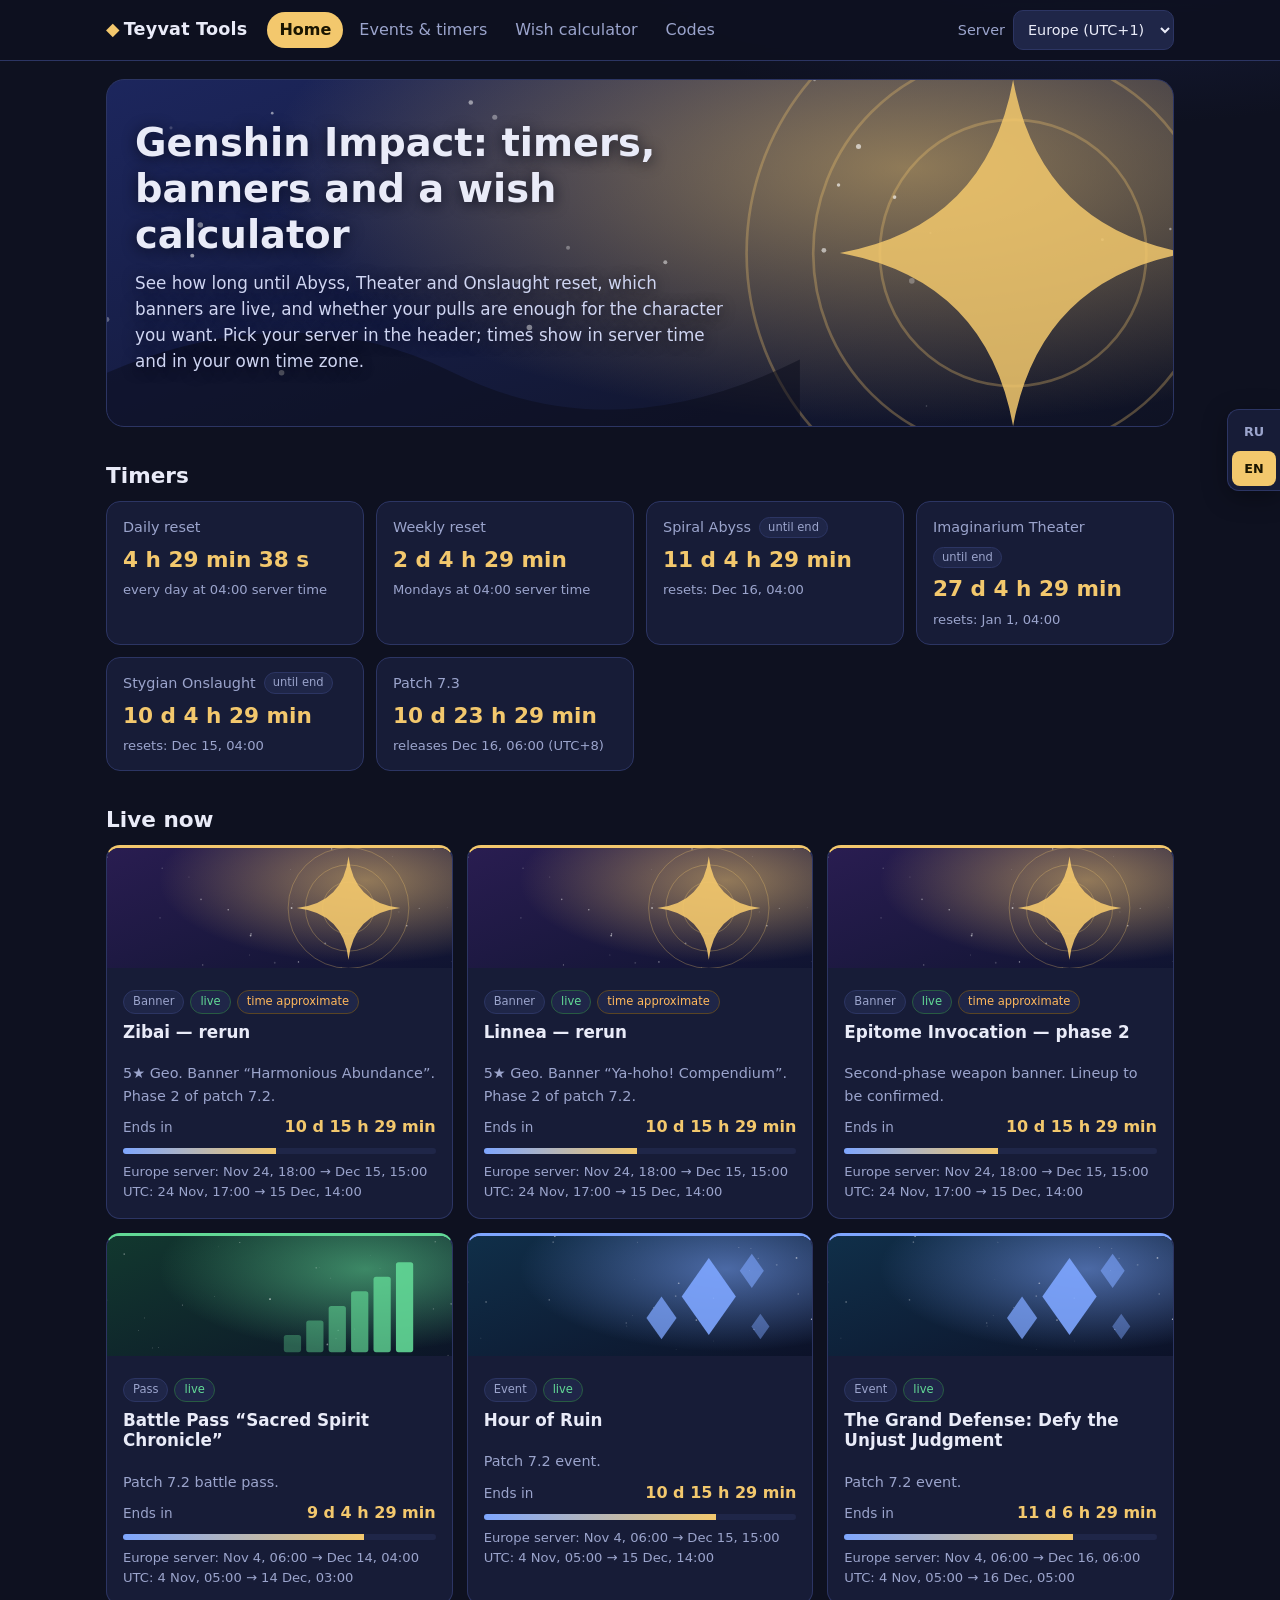
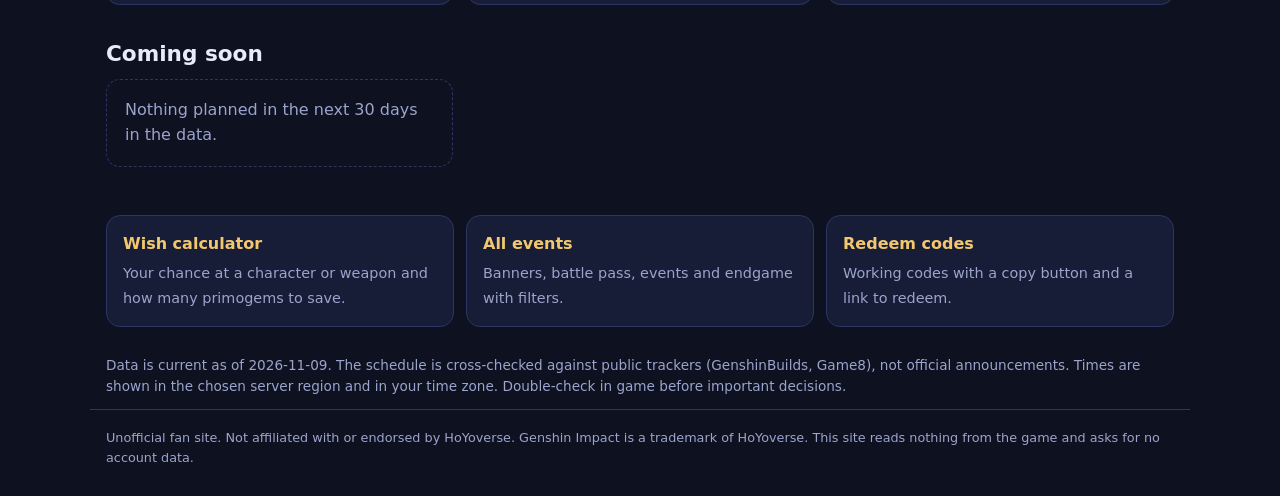
<file: index.html>
<!doctype html>
<html lang="ru">
<head>
<meta charset="utf-8">
<meta name="viewport" content="width=device-width, initial-scale=1">
<title>Teyvat Tools — таймеры Genshin Impact, калькулятор круток, промокоды</title>
<meta name="description" content="Genshin Impact: таймеры Бездны, Театра и Натиска, баннеры, калькулятор круток и промокоды. Timers, banners, wish calculator and codes.">
<link rel="canonical" href="https://kiseyshu.github.io/teyvat-tools/">
<meta property="og:type" content="website">
<meta property="og:title" content="Teyvat Tools — таймеры Genshin Impact, калькулятор круток, промокоды">
<meta property="og:url" content="https://kiseyshu.github.io/teyvat-tools/">
<meta property="og:image" content="https://kiseyshu.github.io/teyvat-tools/images/hero.svg">
<link rel="stylesheet" href="style.css">
</head>
<body data-page="index.html" data-title="title.home">
<a class="skip" href="#main" data-i18n="skip">К содержимому</a>
<header class="site" id="site-header"></header>

<main id="main" class="container">
  <section class="hero art">
    <div class="hero-text">
      <h1 data-i18n="home.h1"></h1>
      <p data-i18n="home.lead"></p>
    </div>
  </section>

  <section aria-labelledby="timers-h">
    <h2 id="timers-h" data-i18n="home.timers"></h2>
    <div class="tiles" id="tiles"></div>
  </section>

  <section aria-labelledby="now-h">
    <h2 id="now-h" data-i18n="home.now"></h2>
    <div class="cards" id="now"></div>
  </section>

  <section aria-labelledby="soon-h">
    <h2 id="soon-h" data-i18n="home.soon"></h2>
    <div class="cards" id="soon"></div>
  </section>

  <section class="cta-row">
    <a class="cta" href="calculator.html"><b data-i18n="cta.calc.t"></b><span data-i18n="cta.calc.d"></span></a>
    <a class="cta" href="events.html"><b data-i18n="cta.events.t"></b><span data-i18n="cta.events.d"></span></a>
    <a class="cta" href="codes.html"><b data-i18n="cta.codes.t"></b><span data-i18n="cta.codes.d"></span></a>
  </section>

  <p class="note" id="data-note"></p>
</main>

<footer class="site-footer container" data-i18n="footer"></footer>

<script src="schedule.js"></script>
<script src="i18n.js"></script>
<script src="events-data.js"></script>
<script src="app.js"></script>
</body>
</html>
</file>
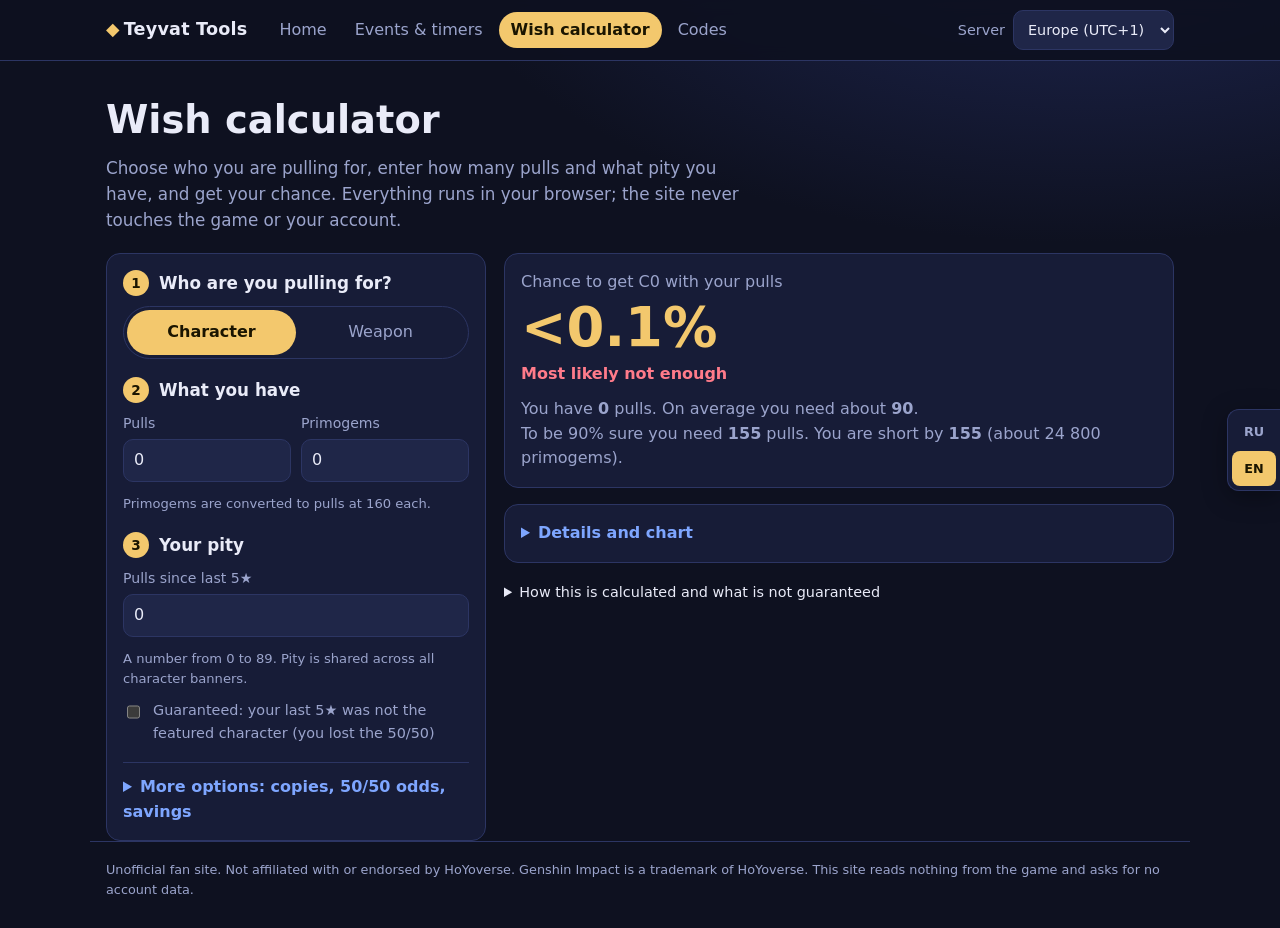
<file: calculator.html>
<!doctype html>
<html lang="ru">
<head>
<meta charset="utf-8">
<meta name="viewport" content="width=device-width, initial-scale=1">
<title>Калькулятор круток Genshin Impact — шанс получить персонажа и оружие</title>
<meta name="description" content="Калькулятор круток Genshin Impact: шанс получить персонажа или оружие. Genshin Impact wish calculator.">
<link rel="canonical" href="https://kiseyshu.github.io/teyvat-tools/calculator.html">
<meta property="og:type" content="website">
<meta property="og:title" content="Калькулятор круток Genshin Impact — шанс получить персонажа и оружие">
<meta property="og:url" content="https://kiseyshu.github.io/teyvat-tools/calculator.html">
<meta property="og:image" content="https://kiseyshu.github.io/teyvat-tools/images/hero.svg">
<link rel="stylesheet" href="style.css">
</head>
<body data-page="calculator.html" data-title="title.calc">
<a class="skip" href="#main" data-i18n="skip">К содержимому</a>
<header class="site" id="site-header"></header>

<main id="main" class="container">
  <section class="hero">
    <h1 data-i18n="calc.h1"></h1>
    <p data-i18n="calc.lead"></p>
  </section>

  <div class="layout">
    <form class="panel steps-form" id="form" onsubmit="return false" autocomplete="off">
      <div class="step">
        <h3><span class="n">1</span><span data-i18n="calc.step1"></span></h3>
        <div class="seg big" id="type-seg" role="group">
          <button type="button" data-v="character" aria-pressed="true" data-i18n="calc.char"></button>
          <button type="button" data-v="weapon" aria-pressed="false" data-i18n="calc.weapon"></button>
        </div>
      </div>

      <div class="step">
        <h3><span class="n">2</span><span data-i18n="calc.step2"></span></h3>
        <div class="two">
          <div class="field"><label for="fates" data-i18n="calc.fates"></label>
            <input type="number" id="fates" min="0" value="0" inputmode="numeric"></div>
          <div class="field"><label for="primos" data-i18n="calc.primos"></label>
            <input type="number" id="primos" min="0" value="0" inputmode="numeric"></div>
        </div>
        <p class="muted hint" data-i18n="calc.have.hint"></p>
      </div>

      <div class="step">
        <h3><span class="n">3</span><span data-i18n="calc.step3"></span></h3>
        <div class="field"><label for="pity" data-i18n="calc.pity"></label>
          <input type="number" id="pity" min="0" max="89" value="0" inputmode="numeric"></div>
        <p class="muted hint" id="pity-hint"></p>
        <div class="check"><input type="checkbox" id="guar"><label for="guar" id="guar-label"></label></div>
      </div>

      <details class="adv">
        <summary data-i18n="calc.adv"></summary>
        <div class="two">
          <div class="field"><label for="copies" id="copies-label"></label>
            <input type="number" id="copies" min="1" max="7" value="1" inputmode="numeric"></div>
          <div class="field" id="win-row"><label for="win" data-i18n="calc.win"></label>
            <select id="win">
              <option value="55" selected data-i18n="calc.win55"></option>
              <option value="50" data-i18n="calc.win50"></option>
            </select></div>
        </div>
        <p class="muted hint" id="copies-hint"></p>
        <h4 data-i18n="calc.save.h"></h4>
        <div class="field"><label for="banner" data-i18n="calc.banner"></label><select id="banner"></select></div>
        <div class="two">
          <div class="field"><label for="days" data-i18n="calc.days"></label>
            <input type="number" id="days" min="0" value="0" inputmode="numeric"></div>
          <div class="field"><label for="income" data-i18n="calc.income"></label>
            <input type="number" id="income" min="0" value="60" inputmode="numeric"></div>
        </div>
        <div class="check"><input type="checkbox" id="welkin"><label for="welkin" data-i18n="calc.welkin"></label></div>
        <div class="field"><label for="oneoff" data-i18n="calc.oneoff"></label>
          <input type="number" id="oneoff" min="0" value="0" inputmode="numeric"></div>
        <p class="muted hint" data-i18n="calc.income.hint"></p>
      </details>
    </form>

    <div class="result-col">
      <section class="panel result-panel" aria-live="polite"><div id="result"></div></section>
      <details class="panel more">
        <summary data-i18n="res.more"></summary>
        <div id="more-table"></div>
        <h3 style="margin-top:16px" data-i18n="res.chart.h"></h3>
        <canvas id="chart" role="img" data-i18n-attr="aria-label:res.chart.alt"></canvas>
        <p class="muted hint" data-i18n="res.chart.hint"></p>
      </details>
      <details class="method">
        <summary data-i18n="m.title"></summary>
        <ul>
          <li data-i18n="m.1"></li><li data-i18n="m.2"></li><li data-i18n="m.3"></li>
          <li data-i18n="m.4"></li><li data-i18n="m.5"></li><li data-i18n="m.6"></li>
        </ul>
      </details>
    </div>
  </div>
</main>

<footer class="site-footer container" data-i18n="footer"></footer>

<script src="schedule.js"></script>
<script src="i18n.js"></script>
<script src="events-data.js"></script>
<script src="gacha-core.js"></script>
<script src="app.js"></script>
<script src="calc.js"></script>
</body>
</html>
</file>
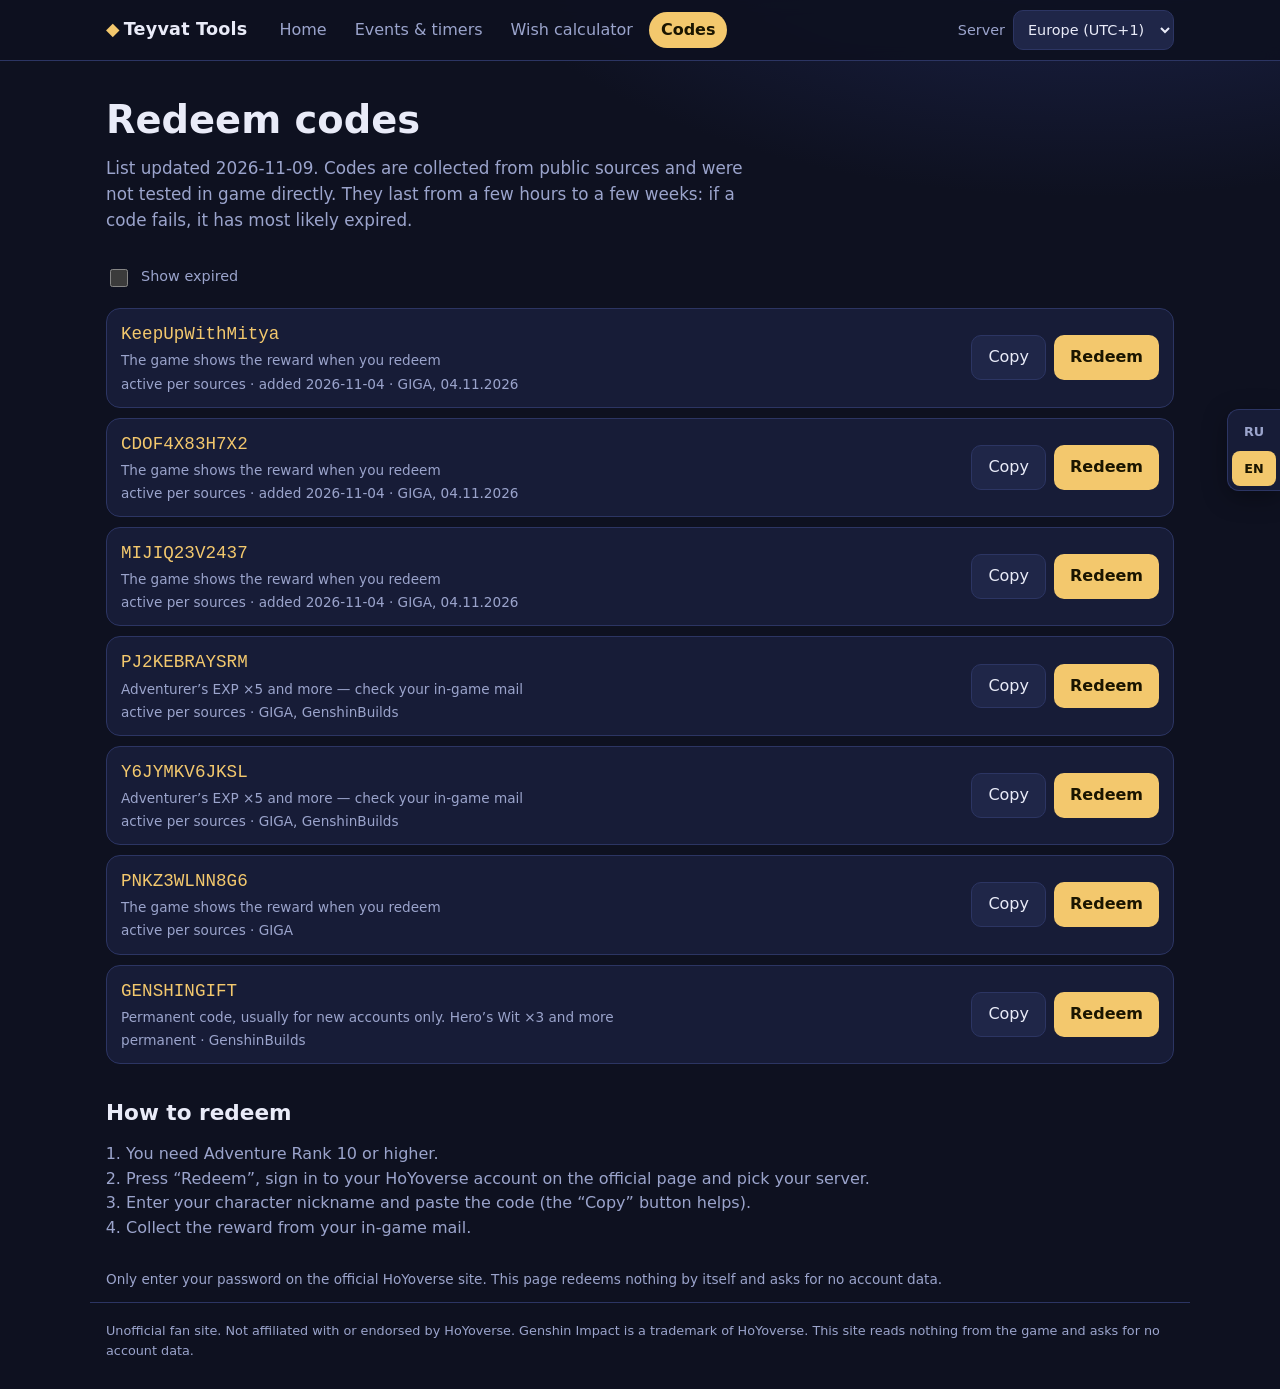
<file: codes.html>
<!doctype html>
<html lang="ru">
<head>
<meta charset="utf-8">
<meta name="viewport" content="width=device-width, initial-scale=1">
<title>Промокоды Genshin Impact — рабочие коды и активация</title>
<meta name="description" content="Промокоды Genshin Impact с копированием и ссылкой на активацию. Genshin Impact redeem codes.">
<link rel="canonical" href="https://kiseyshu.github.io/teyvat-tools/codes.html">
<meta property="og:type" content="website">
<meta property="og:title" content="Промокоды Genshin Impact — рабочие коды и активация">
<meta property="og:url" content="https://kiseyshu.github.io/teyvat-tools/codes.html">
<meta property="og:image" content="https://kiseyshu.github.io/teyvat-tools/images/hero.svg">
<link rel="stylesheet" href="style.css">
</head>
<body data-page="codes.html" data-title="title.codes">
<a class="skip" href="#main" data-i18n="skip">К содержимому</a>
<header class="site" id="site-header"></header>

<main id="main" class="container">
  <section class="hero">
    <h1 data-i18n="codes.h1"></h1>
    <p id="codes-lead"></p>
  </section>

  <div class="toolbar">
    <label class="check" style="margin:0">
      <input type="checkbox" id="show-expired">
      <span data-i18n="codes.show"></span>
    </label>
  </div>

  <div class="codes" id="codes-list"></div>

  <h2 data-i18n="codes.how"></h2>
  <ol class="steps">
    <li data-i18n="codes.s1"></li>
    <li data-i18n="codes.s2"></li>
    <li data-i18n="codes.s3"></li>
    <li data-i18n="codes.s4"></li>
  </ol>
  <p class="note" data-i18n="codes.note"></p>
</main>

<footer class="site-footer container" data-i18n="footer"></footer>

<script src="schedule.js"></script>
<script src="i18n.js"></script>
<script src="events-data.js"></script>
<script src="codes-data.js"></script>
<script src="app.js"></script>
</body>
</html>
</file>
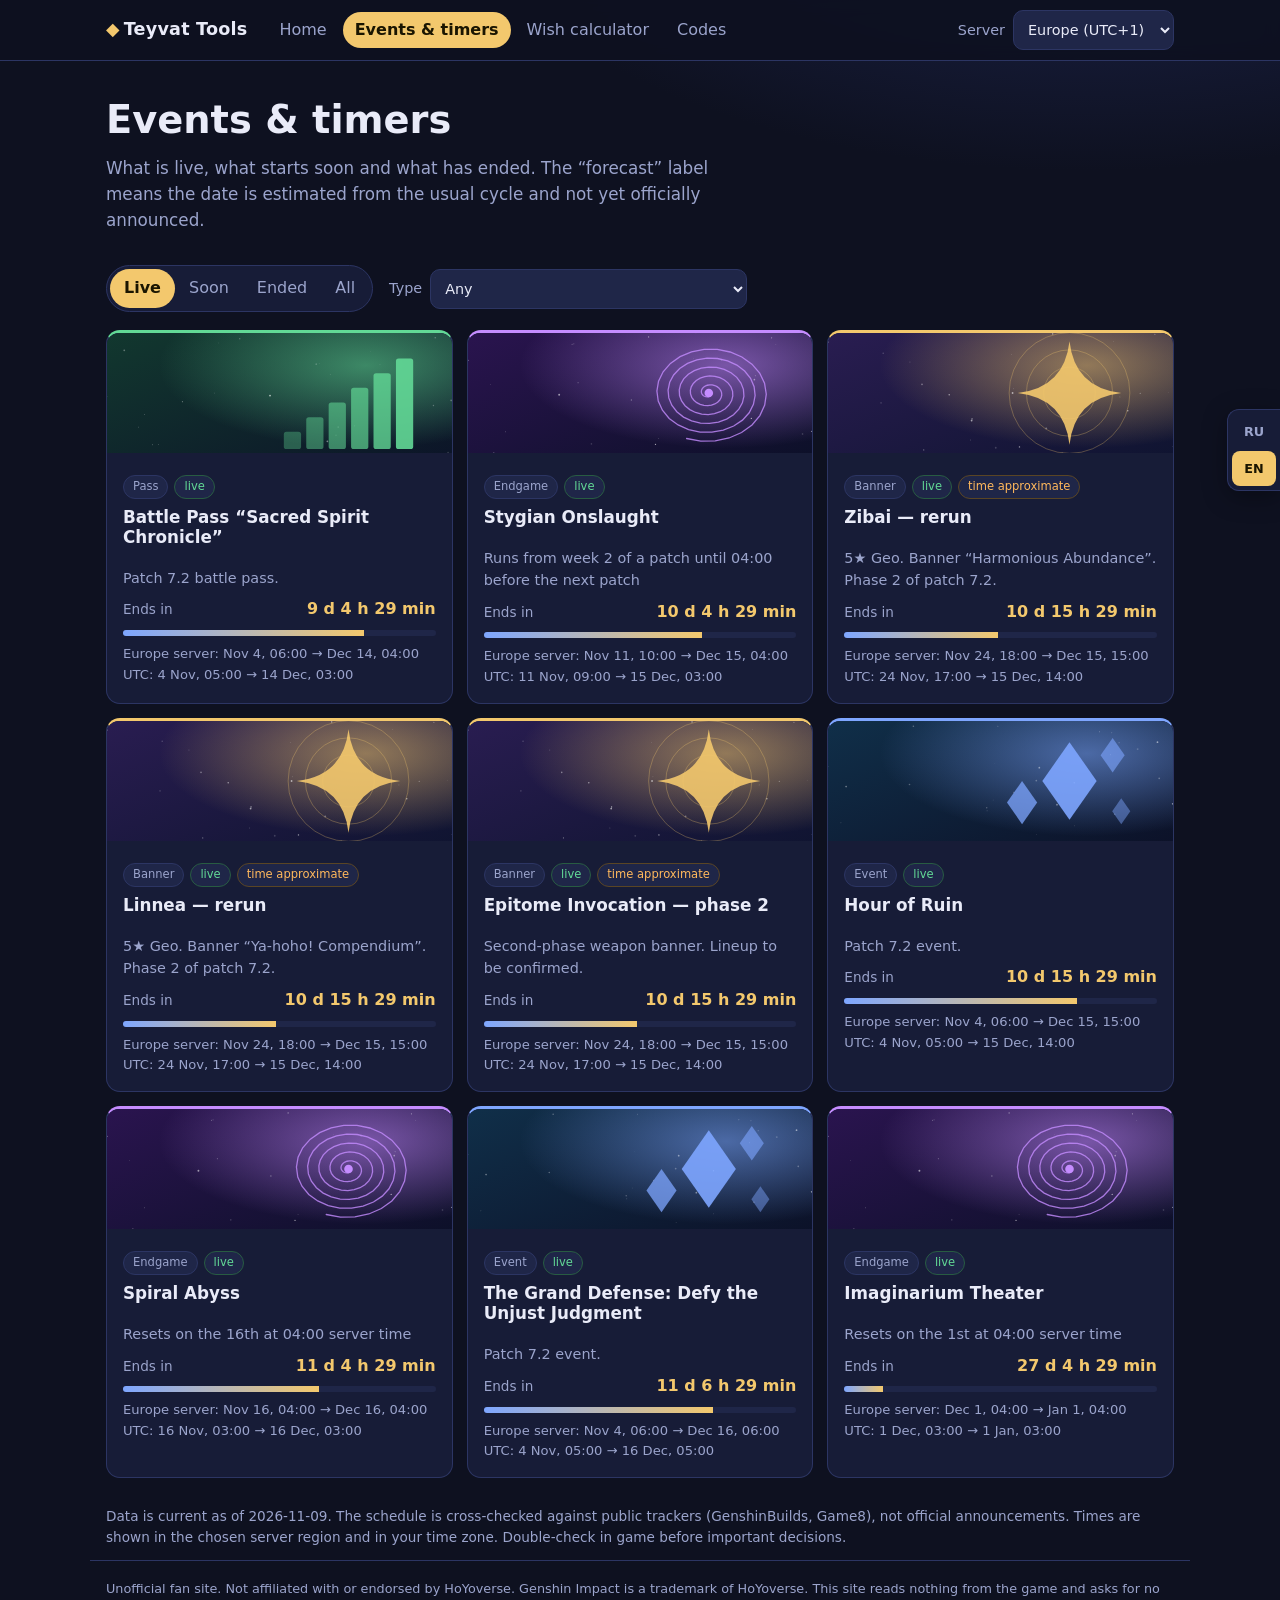
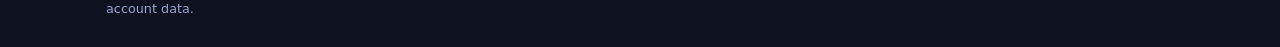
<file: events.html>
<!doctype html>
<html lang="ru">
<head>
<meta charset="utf-8">
<meta name="viewport" content="width=device-width, initial-scale=1">
<title>События и таймеры Genshin Impact — Бездна, Театр, Натиск, баннеры</title>
<meta name="description" content="Текущие и будущие события Genshin Impact с обратным отсчётом. Live and upcoming Genshin Impact events with countdowns.">
<link rel="canonical" href="https://kiseyshu.github.io/teyvat-tools/events.html">
<meta property="og:type" content="website">
<meta property="og:title" content="События и таймеры Genshin Impact — Бездна, Театр, Натиск, баннеры">
<meta property="og:url" content="https://kiseyshu.github.io/teyvat-tools/events.html">
<meta property="og:image" content="https://kiseyshu.github.io/teyvat-tools/images/hero.svg">
<link rel="stylesheet" href="style.css">
</head>
<body data-page="events.html" data-title="title.events">
<a class="skip" href="#main" data-i18n="skip">К содержимому</a>
<header class="site" id="site-header"></header>

<main id="main" class="container">
  <section class="hero">
    <h1 data-i18n="ev.h1"></h1>
    <p data-i18n="ev.lead"></p>
  </section>

  <div class="toolbar">
    <div class="seg" id="status-seg" role="group" data-i18n-attr="aria-label:f.status">
      <button type="button" data-v="current" aria-pressed="true" data-i18n="f.current"></button>
      <button type="button" data-v="upcoming" aria-pressed="false" data-i18n="f.upcoming"></button>
      <button type="button" data-v="ended" aria-pressed="false" data-i18n="f.ended"></button>
      <button type="button" data-v="all" aria-pressed="false" data-i18n="f.all"></button>
    </div>
    <label class="server"><span data-i18n="f.type"></span>
      <select id="kind-select">
        <option value="all" data-i18n="f.any"></option>
        <option value="banner" data-i18n="f.banner"></option>
        <option value="endgame" data-i18n="f.endgame"></option>
        <option value="event" data-i18n="f.event"></option>
        <option value="pass" data-i18n="f.pass"></option>
      </select>
    </label>
  </div>

  <div class="cards" id="events-list"></div>
  <p class="note" id="data-note"></p>
</main>

<footer class="site-footer container" data-i18n="footer"></footer>

<script src="schedule.js"></script>
<script src="i18n.js"></script>
<script src="events-data.js"></script>
<script src="app.js"></script>
</body>
</html>
</file>
<file: style.css>
:root {
  color-scheme: dark;
  --bg: #0e1120;
  --panel: #171c37;
  --panel-2: #1f2648;
  --line: #2c3563;
  --text: #e9ebf8;
  --muted: #9ba4cc;
  --gold: #f3c86d;
  --accent: #7ea6ff;
  --ok: #62d996;
  --warn: #ffb85c;
  --bad: #ff7b8a;
  --radius: 14px;
  --font: system-ui, -apple-system, "Segoe UI", Roboto, "Helvetica Neue", Arial, sans-serif;
}
* { box-sizing: border-box; }
html { -webkit-text-size-adjust: 100%; }
body {
  margin: 0;
  min-height: 100vh;
  display: flex;
  flex-direction: column;
  background: radial-gradient(1100px 560px at 85% -10%, #1f2754 0, transparent 60%), var(--bg);
  color: var(--text);
  font: 16px/1.55 var(--font);
}
main { flex: 1; padding-bottom: 40px; }
.container { width: 100%; max-width: 1100px; margin: 0 auto; padding: 0 16px; }
a { color: var(--accent); }
h1, h2, h3 { line-height: 1.2; margin: 0 0 12px; }
h1 { font-size: clamp(1.7rem, 4vw, 2.4rem); }
h2 { font-size: 1.35rem; margin-top: 36px; }
h3 { font-size: 1.05rem; }
p { margin: 0 0 12px; }
.muted { color: var(--muted); }
.skip { position: absolute; left: -999px; top: 8px; background: var(--gold); color: #1a1500; padding: 8px 12px; border-radius: 8px; z-index: 10; }
.skip:focus { left: 8px; }
:focus-visible { outline: 2px solid var(--gold); outline-offset: 2px; }

/* Шапка */
header.site { position: sticky; top: 0; z-index: 5; background: rgba(14, 17, 32, 0.92); backdrop-filter: blur(8px); border-bottom: 1px solid var(--line); }
.bar { display: flex; flex-wrap: wrap; align-items: center; gap: 8px 20px; padding-top: 10px; padding-bottom: 10px; }
.brand { color: var(--text); font-weight: 700; text-decoration: none; font-size: 1.1rem; letter-spacing: 0.2px; }
.brand-mark { color: var(--gold); margin-right: 4px; }
header.site nav { display: flex; flex-wrap: wrap; gap: 4px; flex: 1; }
header.site nav a { color: var(--muted); text-decoration: none; padding: 6px 12px; border-radius: 999px; }
header.site nav a:hover { color: var(--text); background: var(--panel); }
header.site nav a[aria-current="page"] { color: #1a1500; background: var(--gold); font-weight: 600; }
.server { display: flex; align-items: center; gap: 8px; color: var(--muted); font-size: 0.9rem; }
select, input[type="number"] {
  background: var(--panel-2); color: var(--text); border: 1px solid var(--line); border-radius: 10px;
  padding: 8px 10px; font: inherit; min-height: 40px;
}
select { max-width: 100%; }

/* Hero */
.hero { padding: 36px 0 8px; }
.hero p { color: var(--muted); max-width: 62ch; font-size: 1.05rem; }

/* Плитки таймеров */
.tiles { display: grid; grid-template-columns: repeat(auto-fill, minmax(220px, 1fr)); gap: 12px; }
.tile { background: var(--panel); border: 1px solid var(--line); border-radius: var(--radius); padding: 14px 16px; display: flex; flex-direction: column; gap: 4px; }
.tile-label { color: var(--muted); font-size: 0.9rem; display: flex; align-items: center; gap: 8px; flex-wrap: wrap; }
.chip { font-style: normal; font-size: 0.72rem; padding: 1px 8px; border-radius: 999px; background: var(--panel-2); border: 1px solid var(--line); color: var(--muted); }
.chip.pred { color: var(--warn); border-color: #5a4524; }
.tile-cd { font-size: 1.35rem; color: var(--gold); font-variant-numeric: tabular-nums; }
.tile-sub { color: var(--muted); font-size: 0.82rem; }

/* Карточки */
.cards { display: grid; grid-template-columns: repeat(auto-fill, minmax(300px, 1fr)); gap: 14px; }
.card { background: var(--panel); border: 1px solid var(--line); border-radius: var(--radius); padding: 16px; display: flex; flex-direction: column; gap: 8px; border-top: 3px solid var(--accent); }
.card[data-kind="banner"] { border-top-color: var(--gold); }
.card[data-kind="endgame"] { border-top-color: #c58cff; }
.card[data-kind="pass"] { border-top-color: var(--ok); }
.card[data-status="ended"] { opacity: 0.65; }
.card-top { display: flex; flex-wrap: wrap; gap: 6px; }
.badge { font-size: 0.72rem; padding: 2px 9px; border-radius: 999px; background: var(--panel-2); border: 1px solid var(--line); color: var(--muted); }
.badge.pred, .badge.approx { color: var(--warn); border-color: #5a4524; }
.badge.live { color: var(--ok); border-color: #285c42; }
.card .sub { color: var(--muted); font-size: 0.9rem; margin: 0; }
.cd-row { display: flex; justify-content: space-between; align-items: baseline; gap: 8px; }
.cd-row b { color: var(--gold); font-variant-numeric: tabular-nums; }
.cd-label { color: var(--muted); font-size: 0.85rem; }
.bar-progress { height: 6px; background: var(--panel-2); border-radius: 999px; overflow: hidden; }
.bar-progress i { display: block; height: 100%; width: 0; background: linear-gradient(90deg, var(--accent), var(--gold)); }
.times { font-size: 0.82rem; color: var(--muted); margin: 0; }
.times span { display: block; }
.details { margin: 4px 0 0; padding: 10px 12px; background: var(--panel-2); border-radius: 10px; font-size: 0.85rem; }
.details div + div { margin-top: 6px; }
.details dt { color: var(--muted); }
.details dd { margin: 0; }
.empty { color: var(--muted); padding: 18px; border: 1px dashed var(--line); border-radius: var(--radius); }
.note { color: var(--muted); font-size: 0.85rem; margin-top: 28px; }
.warn-box { background: #2a2113; border: 1px solid #5a4524; color: #ffd9a0; padding: 12px 14px; border-radius: 12px; margin-top: 16px; }

/* Панель фильтров */
.toolbar { display: flex; flex-wrap: wrap; gap: 10px 16px; align-items: center; margin: 12px 0 18px; }
.seg { display: inline-flex; background: var(--panel); border: 1px solid var(--line); border-radius: 999px; padding: 3px; }
.seg button { background: transparent; color: var(--muted); border: 0; padding: 7px 14px; border-radius: 999px; font: inherit; cursor: pointer; }
.seg button[aria-pressed="true"] { background: var(--gold); color: #1a1500; font-weight: 600; }

/* Кнопки и ссылки-призывы */
.btn { display: inline-flex; align-items: center; justify-content: center; gap: 6px; background: var(--gold); color: #1a1500; border: 0; border-radius: 10px; padding: 9px 16px; font: inherit; font-weight: 600; cursor: pointer; text-decoration: none; min-height: 40px; }
.btn.ghost { background: var(--panel-2); color: var(--text); border: 1px solid var(--line); font-weight: 500; }
.cta-row { display: flex; flex-wrap: wrap; gap: 12px; margin-top: 36px; }
.cta { flex: 1 1 260px; background: var(--panel); border: 1px solid var(--line); border-radius: var(--radius); padding: 16px; text-decoration: none; color: var(--text); }
.cta:hover { border-color: var(--gold); }
.cta b { display: block; color: var(--gold); margin-bottom: 4px; }
.cta span { color: var(--muted); font-size: 0.9rem; }

/* Калькулятор */
.layout { display: grid; grid-template-columns: minmax(0, 380px) minmax(0, 1fr); gap: 18px; align-items: start; }
@media (max-width: 860px) { .layout { grid-template-columns: minmax(0, 1fr); } }
.panel { background: var(--panel); border: 1px solid var(--line); border-radius: var(--radius); padding: 16px; }
.field { display: flex; flex-direction: column; gap: 4px; margin-bottom: 12px; }
.field label, .field .lbl { font-size: 0.88rem; color: var(--muted); }
.field input[type="number"], .field select { width: 100%; }
.check { display: flex; gap: 10px; align-items: flex-start; margin-bottom: 12px; font-size: 0.9rem; color: var(--muted); }
.check input { margin-top: 4px; width: 18px; height: 18px; }
.two { display: grid; grid-template-columns: 1fr 1fr; gap: 10px; }
fieldset { border: 0; padding: 0; margin: 0 0 8px; }
legend { font-weight: 600; margin-bottom: 8px; padding: 0; color: var(--gold); }
.big-prob { font-size: clamp(2.2rem, 7vw, 3.4rem); font-weight: 700; color: var(--gold); line-height: 1.05; font-variant-numeric: tabular-nums; }
.verdict { margin-top: 6px; font-weight: 600; }
.verdict.ok { color: var(--ok); }
.verdict.warn { color: var(--warn); }
.verdict.bad { color: var(--bad); }
table { width: 100%; border-collapse: collapse; margin-top: 8px; font-size: 0.92rem; }
th, td { text-align: left; padding: 7px 8px; border-bottom: 1px solid var(--line); font-variant-numeric: tabular-nums; }
th { color: var(--muted); font-weight: 500; }
td.yes { color: var(--ok); }
td.no { color: var(--bad); }
canvas#chart { width: 100%; height: 240px; display: block; margin-top: 8px; }
details.method { margin-top: 18px; color: var(--muted); font-size: 0.9rem; }
details.method summary { cursor: pointer; color: var(--text); }
details.method ul { padding-left: 18px; }

/* Промокоды */
.codes { display: grid; gap: 10px; margin-top: 12px; }
.code-row { display: grid; grid-template-columns: minmax(0, 1fr) auto; gap: 8px 14px; background: var(--panel); border: 1px solid var(--line); border-radius: var(--radius); padding: 12px 14px; align-items: center; }
.code-row[data-status="expired"] { opacity: 0.6; }
.code-main code { font-size: 1.1rem; color: var(--gold); word-break: break-all; }
.code-main p { margin: 2px 0 0; color: var(--muted); font-size: 0.85rem; }
.code-actions { display: flex; gap: 8px; flex-wrap: wrap; justify-content: flex-end; }
@media (max-width: 560px) { .code-row { grid-template-columns: minmax(0, 1fr); } .code-actions { justify-content: flex-start; } }
ol.steps { padding-left: 20px; color: var(--muted); }

footer.site-footer { color: var(--muted); font-size: 0.8rem; padding-top: 18px; padding-bottom: 28px; border-top: 1px solid var(--line); }

@media (prefers-reduced-motion: reduce) { * { scroll-behavior: auto !important; transition: none !important; animation: none !important; } }

/* ===== v2: язык сбоку, картинки, простой калькулятор ===== */
.lang-side { position: fixed; right: 0; top: 50%; transform: translateY(-50%); z-index: 20; display: flex; flex-direction: column; gap: 2px;
  background: var(--panel); border: 1px solid var(--line); border-right: 0; border-radius: 12px 0 0 12px; padding: 4px; box-shadow: 0 6px 24px rgba(0,0,0,.35); }
.lang-side button { background: transparent; color: var(--muted); border: 0; border-radius: 8px; padding: 10px 11px; font: 600 0.8rem var(--font); cursor: pointer; min-width: 44px; }
.lang-side button:hover { color: var(--text); background: var(--panel-2); }
.lang-side button[aria-pressed="true"] { background: var(--gold); color: #1a1500; }
@media (max-width: 560px) {
  .lang-side { top: auto; bottom: 12px; right: 12px; transform: none; flex-direction: row; border: 1px solid var(--line); border-radius: 999px; }
  .lang-side button { padding: 8px 12px; }
  main { padding-bottom: 72px; }
}

.hero.art { background: url(images/hero.svg) center/cover no-repeat; border: 1px solid var(--line); border-radius: 18px; padding: 40px 28px; margin-top: 18px; }
.hero.art .hero-text { max-width: 58ch; }
.hero.art h1, .hero.art p { text-shadow: 0 2px 14px rgba(8,10,24,.8); }
.hero.art p { color: #cfd5f2; }

.card { padding: 0; overflow: hidden; }
.card .cover { display: block; width: 100%; height: 120px; object-fit: cover; background: var(--panel-2); }
.card-body { padding: 14px 16px 16px; display: flex; flex-direction: column; gap: 8px; }

.steps-form .step { margin-bottom: 18px; }
.step h3 { display: flex; align-items: center; gap: 10px; margin-bottom: 10px; }
.step .n { display: inline-grid; place-items: center; width: 26px; height: 26px; border-radius: 50%; background: var(--gold); color: #1a1500; font-size: 0.85rem; font-weight: 700; }
.seg.big { display: flex; }
.seg.big button { flex: 1; padding: 10px 14px; }
.hint { font-size: 0.82rem; margin: 0 0 10px; }
details.adv { border-top: 1px solid var(--line); padding-top: 12px; }
details.adv summary, details.more summary { cursor: pointer; color: var(--accent); font-weight: 600; }
details.adv h4 { margin: 14px 0 8px; color: var(--gold); font-size: 0.95rem; }
.result-panel { position: sticky; top: 72px; }
details.more { margin-top: 16px; }
.big-prob { margin: 4px 0; }
@media (max-width: 560px) { header.site nav { flex-basis: 100%; order: 3; } header.site nav a { padding: 6px 10px; } }
</file>
